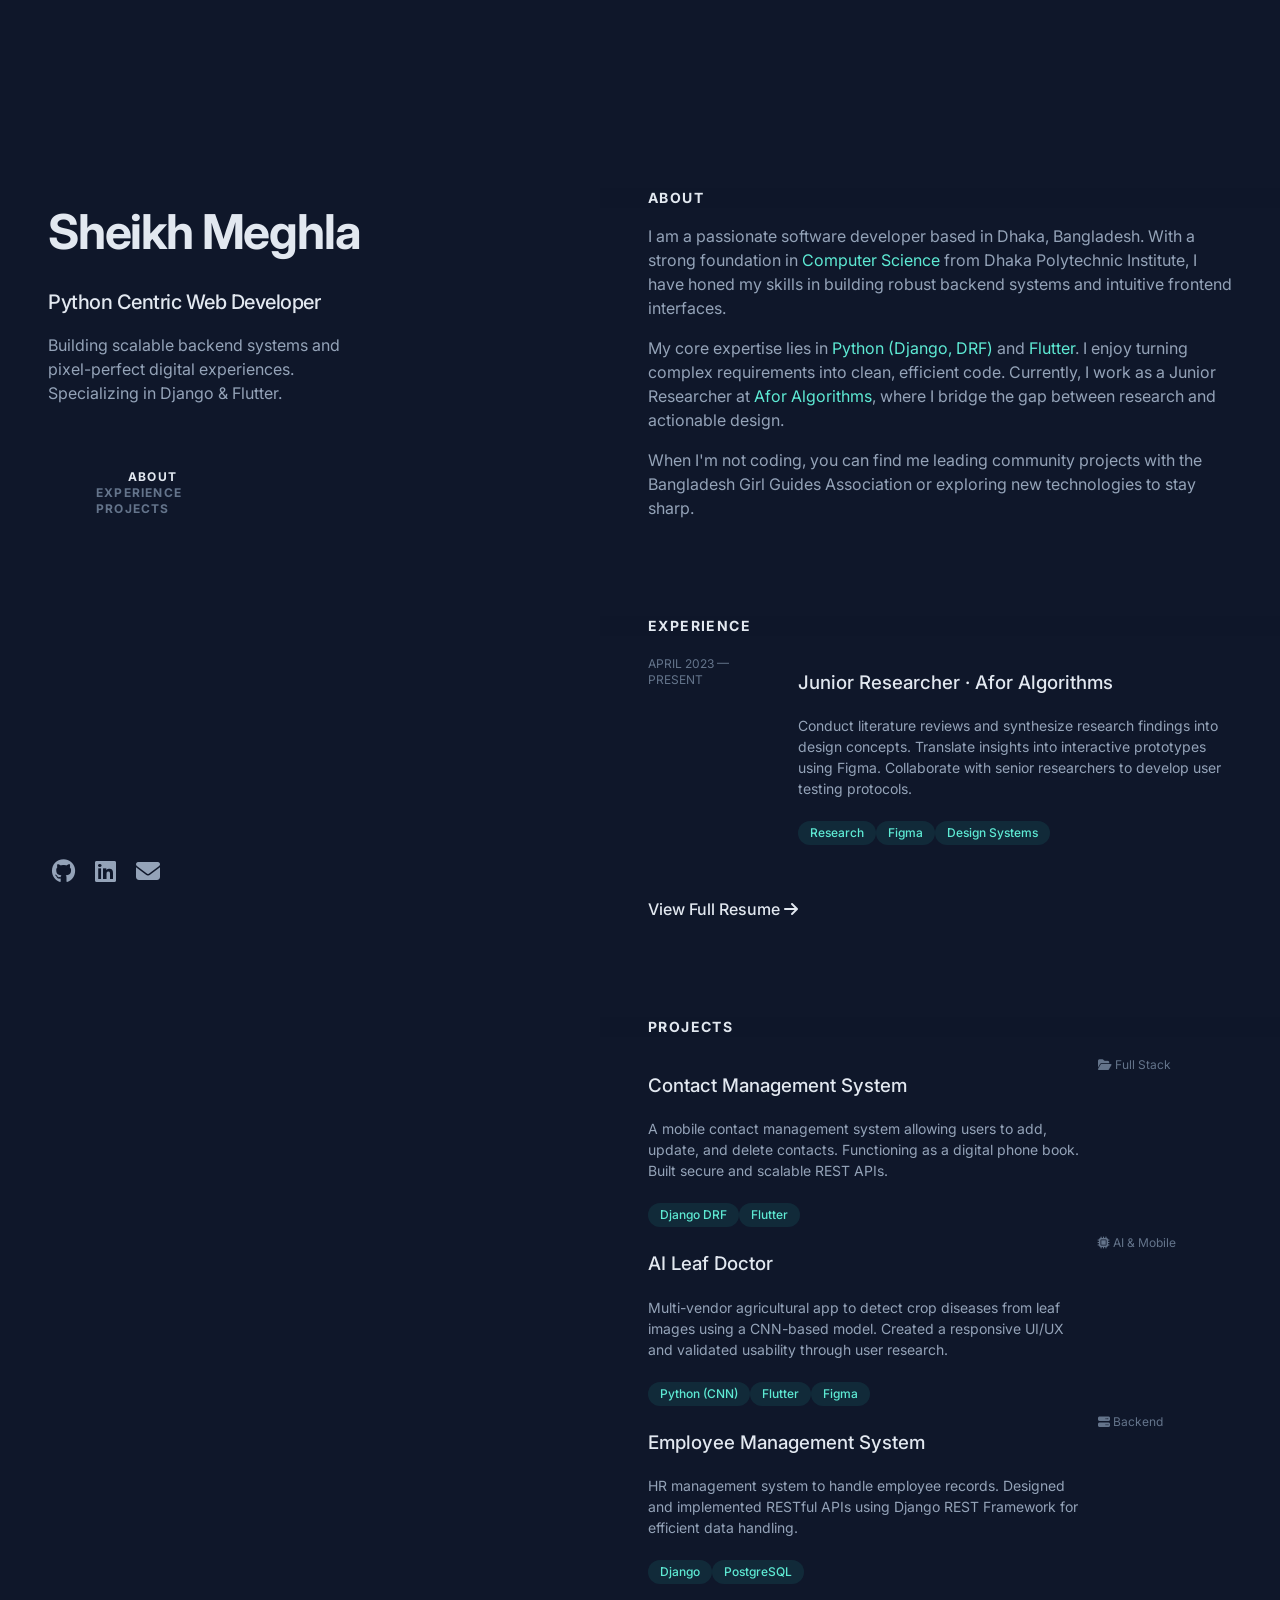
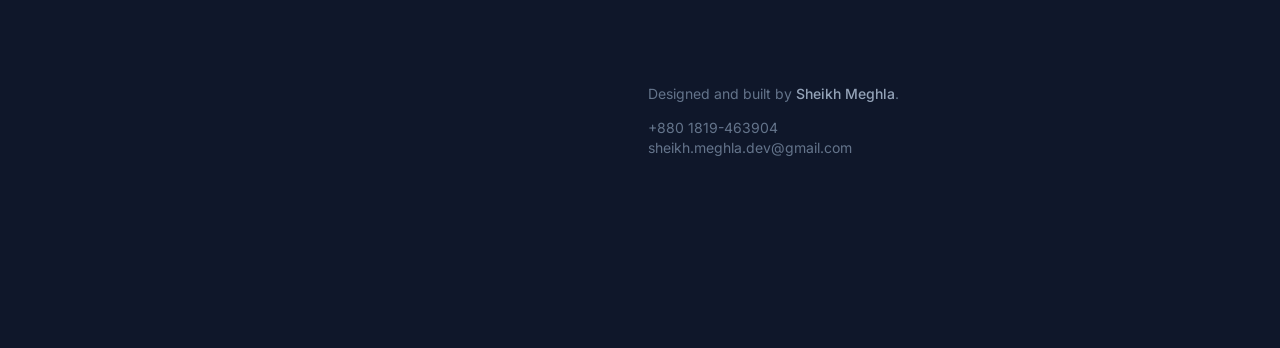
<file: index.html>
<!DOCTYPE html>
<html lang="en">

<head>
    <meta charset="UTF-8">
    <meta name="viewport" content="width=device-width, initial-scale=1.0">
    <title>Sheikh Meghla | Python Developer</title>
    <meta name="description"
        content="Portfolio of Sheikh Meghla, a backend-focused developer specializing in Python, Django, and Flutter.">

    <!-- Fonts -->
    <link rel="preconnect" href="https://fonts.googleapis.com">
    <link rel="preconnect" href="https://fonts.gstatic.com" crossorigin>
    <link href="https://fonts.googleapis.com/css2?family=Inter:wght@300;400;500;600;700&display=swap" rel="stylesheet">

    <!-- Icons -->
    <link rel="stylesheet" href="https://cdnjs.cloudflare.com/ajax/libs/font-awesome/6.4.0/css/all.min.css">

    <link rel="stylesheet" href="styles.css">
</head>

<body>
    <div class="pointer-events-none fixed inset-0 z-30 transition duration-300 lg:absolute" id="spotlight"></div>

    <!-- Mobile Header -->
    <div
        class="lg:hidden sticky top-0 z-40 w-full bg-slate-900/90 backdrop-blur px-6 py-4 flex justify-between items-center border-b border-slate-800">
        <a href="/" class="text-slate-200 font-bold text-lg">Sheikh Meghla</a>
        <button id="mobile-menu-btn" class="text-slate-200 focus:outline-none" aria-label="Toggle Menu">
            <i class="fa-solid fa-bars fa-lg"></i>
        </button>
    </div>

    <!-- Mobile Menu Overlay -->
    <div id="mobile-menu"
        class="fixed inset-0 z-50 bg-slate-900 transform translate-x-full transition-transform duration-300 lg:hidden flex flex-col items-center justify-center space-y-8">
        <button id="close-menu-btn" class="absolute top-6 right-6 text-slate-200 text-2xl focus:outline-none"
            aria-label="Close Menu">
            <i class="fa-solid fa-xmark"></i>
        </button>
        <a href="#about" class="mobile-link text-2xl font-bold text-slate-200 hover:text-teal-300">About</a>
        <a href="#experience" class="mobile-link text-2xl font-bold text-slate-200 hover:text-teal-300">Experience</a>
        <a href="#projects" class="mobile-link text-2xl font-bold text-slate-200 hover:text-teal-300">Projects</a>
    </div>

    <div class="mx-auto min-h-screen max-w-screen-xl px-6 py-12 font-sans md:px-12 md:py-20 lg:px-24 lg:py-0">
        <div class="lg:flex lg:justify-between lg:gap-4">

            <!-- Left Header Section (Fixed on Desktop) -->
            <header class="lg:sticky lg:top-0 lg:flex lg:max-h-screen lg:w-1/2 lg:flex-col lg:justify-between lg:py-24">
                <div>
                    <h1 class="text-4xl font-bold tracking-tight text-slate-200 sm:text-5xl">
                        <a href="/">Sheikh Meghla</a>
                    </h1>
                    <h2 class="mt-3 text-lg font-medium tracking-tight text-slate-200 sm:text-xl">
                        Python Centric Web Developer
                    </h2>
                    <p class="mt-4 max-w-xs leading-normal text-slate-400">
                        Building scalable backend systems and pixel-perfect digital experiences.
                        Specializing in Django & Flutter.
                    </p>

                    <nav class="nav hidden lg:block" aria-label="In-page jump links">
                        <ul class="mt-16 w-max">
                            <li>
                                <a class="group flex items-center py-3" href="#about">
                                    <span
                                        class="nav-indicator mr-4 h-px w-8 bg-slate-600 transition-all group-hover:w-16 group-hover:bg-teal-300 motion-reduce:transition-none"></span>
                                    <span
                                        class="nav-text text-xs font-bold uppercase tracking-widest text-slate-500 group-hover:text-slate-200 group-focus-visible:text-slate-200">About</span>
                                </a>
                            </li>
                            <li>
                                <a class="group flex items-center py-3" href="#experience">
                                    <span
                                        class="nav-indicator mr-4 h-px w-8 bg-slate-600 transition-all group-hover:w-16 group-hover:bg-teal-300 motion-reduce:transition-none"></span>
                                    <span
                                        class="nav-text text-xs font-bold uppercase tracking-widest text-slate-500 group-hover:text-slate-200 group-focus-visible:text-slate-200">Experience</span>
                                </a>
                            </li>
                            <li>
                                <a class="group flex items-center py-3" href="#projects">
                                    <span
                                        class="nav-indicator mr-4 h-px w-8 bg-slate-600 transition-all group-hover:w-16 group-hover:bg-teal-300 motion-reduce:transition-none"></span>
                                    <span
                                        class="nav-text text-xs font-bold uppercase tracking-widest text-slate-500 group-hover:text-slate-200 group-focus-visible:text-slate-200">Projects</span>
                                </a>
                            </li>
                        </ul>
                    </nav>
                </div>

                <ul class="ml-1 mt-8 flex items-center" aria-label="Social media">
                    <li class="mr-5 text-xs">
                        <a class="block hover:text-slate-200" href="https://github.com/sheikh-meghla" target="_blank"
                            rel="noreferrer noopener" aria-label="GitHub">
                            <i class="fa-brands fa-github fa-2x"></i>
                        </a>
                    </li>
                    <li class="mr-5 text-xs">
                        <a class="block hover:text-slate-200" href="https://linkedin.com" target="_blank"
                            rel="noreferrer noopener" aria-label="LinkedIn">
                            <i class="fa-brands fa-linkedin fa-2x"></i>
                        </a>
                    </li>
                    <li class="mr-5 text-xs">
                        <a class="block hover:text-slate-200" href="mailto:sheikh.meghla.dev@gmail.com" target="_blank"
                            rel="noreferrer noopener" aria-label="Email">
                            <i class="fa-solid fa-envelope fa-2x"></i>
                        </a>
                    </li>
                </ul>
            </header>

            <!-- Right Content Section (Scrollable) -->
            <main id="content" class="pt-24 lg:w-1/2 lg:py-24">

                <!-- About Section -->
                <section id="about" class="mb-16 scroll-mt-16 md:mb-24 lg:mb-36 lg:scroll-mt-24" aria-label="About me">
                    <div
                        class="sticky top-0 z-20 -mx-6 mb-4 w-screen bg-slate-900/75 px-6 py-5 backdrop-blur md:-mx-12 md:px-12 lg:sr-only lg:relative lg:top-auto lg:mx-auto lg:w-full lg:px-0 lg:py-0 lg:opacity-0">
                        <h2 class="text-sm font-bold uppercase tracking-widest text-slate-200 lg:sr-only">About</h2>
                    </div>
                    <div>
                        <p class="mb-4 text-slate-400">
                            I am a passionate software developer based in Dhaka, Bangladesh. With a strong foundation in
                            <span class="text-teal-300">Computer Science</span> from Dhaka Polytechnic Institute, I have
                            honed my skills in building robust backend systems and intuitive frontend interfaces.
                        </p>
                        <p class="mb-4 text-slate-400">
                            My core expertise lies in <span class="text-teal-300">Python (Django, DRF)</span> and <span
                                class="text-teal-300">Flutter</span>. I enjoy turning complex requirements into clean,
                            efficient code. Currently, I work as a Junior Researcher at <span class="text-teal-300">Afor
                                Algorithms</span>, where I bridge the gap between research and actionable design.
                        </p>
                        <p class="mb-4 text-slate-400">
                            When I'm not coding, you can find me leading community projects with the Bangladesh Girl
                            Guides Association or exploring new technologies to stay sharp.
                        </p>
                    </div>
                </section>

                <!-- Experience Section -->
                <section id="experience" class="mb-16 scroll-mt-16 md:mb-24 lg:mb-36 lg:scroll-mt-24"
                    aria-label="Work experience">
                    <div
                        class="sticky top-0 z-20 -mx-6 mb-4 w-screen bg-slate-900/75 px-6 py-5 backdrop-blur md:-mx-12 md:px-12 lg:sr-only lg:relative lg:top-auto lg:mx-auto lg:w-full lg:px-0 lg:py-0 lg:opacity-0">
                        <h2 class="text-sm font-bold uppercase tracking-widest text-slate-200 lg:sr-only">Experience
                        </h2>
                    </div>
                    <ol class="group/list">
                        <li class="mb-12">
                            <div
                                class="group relative grid pb-1 transition-all sm:grid-cols-8 sm:gap-8 md:gap-4 lg:hover:!opacity-100 lg:group-hover/list:opacity-50">
                                <div
                                    class="absolute -inset-x-4 -inset-y-4 z-0 hidden rounded-md transition motion-reduce:transition-none lg:-inset-x-6 lg:block lg:group-hover:bg-slate-800/50 lg:group-hover:shadow-[inset_0_1px_0_0_rgba(148,163,184,0.1)] lg:group-hover:drop-shadow-lg">
                                </div>
                                <header
                                    class="z-10 mb-2 mt-1 text-xs font-semibold uppercase tracking-wide text-slate-500 sm:col-span-2"
                                    aria-label="2024 to Present">April 2023 — Present</header>
                                <div class="z-10 sm:col-span-6">
                                    <h3 class="font-medium leading-snug text-slate-200">
                                        <div>
                                            <a class="inline-flex items-baseline font-medium leading-tight text-slate-200 hover:text-teal-300 focus-visible:text-teal-300 group/link text-base"
                                                href="#" target="_blank" rel="noreferrer noopener"
                                                aria-label="Junior Researcher at Afor Algorithms">
                                                <span
                                                    class="absolute -inset-x-4 -inset-y-2.5 hidden rounded md:-inset-x-6 md:-inset-y-4 lg:block"></span>
                                                <span>Junior Researcher · <span class="inline-block">Afor
                                                        Algorithms</span></span>
                                            </a>
                                        </div>
                                    </h3>
                                    <p class="mt-2 text-sm leading-normal text-slate-400">
                                        Conduct literature reviews and synthesize research findings into design
                                        concepts. Translate insights into interactive prototypes using Figma.
                                        Collaborate with senior researchers to develop user testing protocols.
                                    </p>
                                    <ul class="mt-2 flex flex-wrap" aria-label="Technologies used">
                                        <li class="mr-1.5 mt-2">
                                            <div
                                                class="flex items-center rounded-full bg-teal-400/10 px-3 py-1 text-xs font-medium leading-5 text-teal-300">
                                                Research</div>
                                        </li>
                                        <li class="mr-1.5 mt-2">
                                            <div
                                                class="flex items-center rounded-full bg-teal-400/10 px-3 py-1 text-xs font-medium leading-5 text-teal-300">
                                                Figma</div>
                                        </li>
                                        <li class="mr-1.5 mt-2">
                                            <div
                                                class="flex items-center rounded-full bg-teal-400/10 px-3 py-1 text-xs font-medium leading-5 text-teal-300">
                                                Design Systems</div>
                                        </li>
                                    </ul>
                                </div>
                            </div>
                        </li>
                    </ol>
                    <div class="mt-12">
                        <a class="inline-flex items-center font-medium leading-tight text-slate-200 font-semibold text-slate-200 group"
                            aria-label="View Full Resume" href="#">
                            <span>View Full Resume</span>
                            <i class="fa-solid fa-arrow-right ml-1 transition-transform group-hover:translate-x-2"></i>
                        </a>
                    </div>
                </section>

                <!-- Projects Section -->
                <section id="projects" class="mb-16 scroll-mt-16 md:mb-24 lg:mb-36 lg:scroll-mt-24"
                    aria-label="Selected projects">
                    <div
                        class="sticky top-0 z-20 -mx-6 mb-4 w-screen bg-slate-900/75 px-6 py-5 backdrop-blur md:-mx-12 md:px-12 lg:sr-only lg:relative lg:top-auto lg:mx-auto lg:w-full lg:px-0 lg:py-0 lg:opacity-0">
                        <h2 class="text-sm font-bold uppercase tracking-widest text-slate-200 lg:sr-only">Projects</h2>
                    </div>
                    <ul class="group/list">

                        <!-- Project 1 -->
                        <li class="mb-12">
                            <div
                                class="group relative grid gap-4 pb-1 transition-all sm:grid-cols-8 sm:gap-8 md:gap-4 lg:hover:!opacity-100 lg:group-hover/list:opacity-50">
                                <div
                                    class="absolute -inset-x-4 -inset-y-4 z-0 hidden rounded-md transition motion-reduce:transition-none lg:-inset-x-6 lg:block lg:group-hover:bg-slate-800/50 lg:group-hover:shadow-[inset_0_1px_0_0_rgba(148,163,184,0.1)] lg:group-hover:drop-shadow-lg">
                                </div>
                                <div class="z-10 sm:order-2 sm:col-span-6">
                                    <h3>
                                        <a class="inline-flex items-baseline font-medium leading-tight text-slate-200 hover:text-teal-300 focus-visible:text-teal-300 group/link text-base"
                                            href="#" target="_blank" rel="noreferrer noopener">
                                            <span
                                                class="absolute -inset-x-4 -inset-y-2.5 hidden rounded md:-inset-x-6 md:-inset-y-4 lg:block"></span>
                                            <span class="inline-block">Contact Management System</span>
                                        </a>
                                    </h3>
                                    <p class="mt-2 text-sm leading-normal text-slate-400">
                                        A mobile contact management system allowing users to add, update, and delete
                                        contacts. Functioning as a digital phone book. Built secure and scalable REST
                                        APIs.
                                    </p>
                                    <ul class="mt-2 flex flex-wrap" aria-label="Technologies used">
                                        <li class="mr-1.5 mt-2">
                                            <div
                                                class="flex items-center rounded-full bg-teal-400/10 px-3 py-1 text-xs font-medium leading-5 text-teal-300">
                                                Django DRF</div>
                                        </li>
                                        <li class="mr-1.5 mt-2">
                                            <div
                                                class="flex items-center rounded-full bg-teal-400/10 px-3 py-1 text-xs font-medium leading-5 text-teal-300">
                                                Flutter</div>
                                        </li>
                                    </ul>
                                </div>
                                <div class="z-10 sm:order-1 sm:col-span-2">
                                    <div class="text-xs text-slate-500 mt-1">
                                        <i class="fa-solid fa-folder-open"></i> Full Stack
                                    </div>
                                </div>
                            </div>
                        </li>

                        <!-- Project 2 -->
                        <li class="mb-12">
                            <div
                                class="group relative grid gap-4 pb-1 transition-all sm:grid-cols-8 sm:gap-8 md:gap-4 lg:hover:!opacity-100 lg:group-hover/list:opacity-50">
                                <div
                                    class="absolute -inset-x-4 -inset-y-4 z-0 hidden rounded-md transition motion-reduce:transition-none lg:-inset-x-6 lg:block lg:group-hover:bg-slate-800/50 lg:group-hover:shadow-[inset_0_1px_0_0_rgba(148,163,184,0.1)] lg:group-hover:drop-shadow-lg">
                                </div>
                                <div class="z-10 sm:order-2 sm:col-span-6">
                                    <h3>
                                        <a class="inline-flex items-baseline font-medium leading-tight text-slate-200 hover:text-teal-300 focus-visible:text-teal-300 group/link text-base"
                                            href="#" target="_blank" rel="noreferrer noopener">
                                            <span
                                                class="absolute -inset-x-4 -inset-y-2.5 hidden rounded md:-inset-x-6 md:-inset-y-4 lg:block"></span>
                                            <span class="inline-block">AI Leaf Doctor</span>
                                        </a>
                                    </h3>
                                    <p class="mt-2 text-sm leading-normal text-slate-400">
                                        Multi-vendor agricultural app to detect crop diseases from leaf images using a
                                        CNN-based model. Created a responsive UI/UX and validated usability through user
                                        research.
                                    </p>
                                    <ul class="mt-2 flex flex-wrap" aria-label="Technologies used">
                                        <li class="mr-1.5 mt-2">
                                            <div
                                                class="flex items-center rounded-full bg-teal-400/10 px-3 py-1 text-xs font-medium leading-5 text-teal-300">
                                                Python (CNN)</div>
                                        </li>
                                        <li class="mr-1.5 mt-2">
                                            <div
                                                class="flex items-center rounded-full bg-teal-400/10 px-3 py-1 text-xs font-medium leading-5 text-teal-300">
                                                Flutter</div>
                                        </li>
                                        <li class="mr-1.5 mt-2">
                                            <div
                                                class="flex items-center rounded-full bg-teal-400/10 px-3 py-1 text-xs font-medium leading-5 text-teal-300">
                                                Figma</div>
                                        </li>
                                    </ul>
                                </div>
                                <div class="z-10 sm:order-1 sm:col-span-2">
                                    <div class="text-xs text-slate-500 mt-1">
                                        <i class="fa-solid fa-microchip"></i> AI & Mobile
                                    </div>
                                </div>
                            </div>
                        </li>

                        <!-- Project 3 -->
                        <li class="mb-12">
                            <div
                                class="group relative grid gap-4 pb-1 transition-all sm:grid-cols-8 sm:gap-8 md:gap-4 lg:hover:!opacity-100 lg:group-hover/list:opacity-50">
                                <div
                                    class="absolute -inset-x-4 -inset-y-4 z-0 hidden rounded-md transition motion-reduce:transition-none lg:-inset-x-6 lg:block lg:group-hover:bg-slate-800/50 lg:group-hover:shadow-[inset_0_1px_0_0_rgba(148,163,184,0.1)] lg:group-hover:drop-shadow-lg">
                                </div>
                                <div class="z-10 sm:order-2 sm:col-span-6">
                                    <h3>
                                        <a class="inline-flex items-baseline font-medium leading-tight text-slate-200 hover:text-teal-300 focus-visible:text-teal-300 group/link text-base"
                                            href="#" target="_blank" rel="noreferrer noopener">
                                            <span
                                                class="absolute -inset-x-4 -inset-y-2.5 hidden rounded md:-inset-x-6 md:-inset-y-4 lg:block"></span>
                                            <span class="inline-block">Employee Management System</span>
                                        </a>
                                    </h3>
                                    <p class="mt-2 text-sm leading-normal text-slate-400">
                                        HR management system to handle employee records. Designed and implemented
                                        RESTful APIs using Django REST Framework for efficient data handling.
                                    </p>
                                    <ul class="mt-2 flex flex-wrap" aria-label="Technologies used">
                                        <li class="mr-1.5 mt-2">
                                            <div
                                                class="flex items-center rounded-full bg-teal-400/10 px-3 py-1 text-xs font-medium leading-5 text-teal-300">
                                                Django</div>
                                        </li>
                                        <li class="mr-1.5 mt-2">
                                            <div
                                                class="flex items-center rounded-full bg-teal-400/10 px-3 py-1 text-xs font-medium leading-5 text-teal-300">
                                                PostgreSQL</div>
                                        </li>
                                    </ul>
                                </div>
                                <div class="z-10 sm:order-1 sm:col-span-2">
                                    <div class="text-xs text-slate-500 mt-1">
                                        <i class="fa-solid fa-server"></i> Backend
                                    </div>
                                </div>
                            </div>
                        </li>

                    </ul>
                </section>

                <footer class="max-w-md pb-16 text-sm text-slate-500 sm:pb-0">
                    <p>Designed and built by <span class="font-medium text-slate-400">Sheikh Meghla</span>.</p>
                    <p class="mt-2">
                        +880 1819-463904<br>
                        sheikh.meghla.dev@gmail.com
                    </p>
                </footer>

            </main>
        </div>
    </div>

    <script src="script.js"></script>
</body>

</html>
</file>
<file: styles.css>
@import url('https://fonts.googleapis.com/css2?family=Inter:wght@400;500;600;700&display=swap');

/* Tailwind-like utility classes implementation since we are using vanilla CSS */
:root {
    --slate-900: #0f172a;
    --slate-800: #1e293b;
    --slate-500: #64748b;
    --slate-400: #94a3b8;
    --slate-200: #e2e8f0;
    --teal-300: #5eead4;
    --teal-400-10: rgba(94, 234, 212, 0.1);
}

*,
::before,
::after {
    box-sizing: border-box;
}

body {
    margin: 0;
    line-height: 1.5;
    font-family: 'Inter', sans-serif;
    background-color: var(--slate-900);
    color: var(--slate-400);
    selection-background-color: var(--teal-300);
    selection-color: var(--teal-900);
}

::selection {
    background: var(--teal-300);
    color: var(--slate-900);
}

a {
    text-decoration: none;
    color: inherit;
}

ul,
ol {
    list-style: none;
    margin: 0;
    padding: 0;
}

button {
    background: transparent;
    border: none;
    cursor: pointer;
    font-family: inherit;
}

/* Layout Utilities (mimicking Tailwind classes used in HTML) */
.min-h-screen {
    min-height: 100vh;
}

.mx-auto {
    margin-left: auto;
    margin-right: auto;
}

.max-w-screen-xl {
    max-width: 1280px;
}

.px-6 {
    padding-left: 1.5rem;
    padding-right: 1.5rem;
}

.py-12 {
    padding-top: 3rem;
    padding-bottom: 3rem;
}

.mb-16 {
    margin-bottom: 4rem;
}

.mb-4 {
    margin-bottom: 1rem;
}

.mt-4 {
    margin-top: 1rem;
}

.mr-4 {
    margin-right: 1rem;
}

.mr-5 {
    margin-right: 1.25rem;
}

/* Flexbox */
.flex {
    display: flex;
}

.flex-col {
    flex-direction: column;
}

.justify-between {
    justify-content: space-between;
}

.items-center {
    align-items: center;
}

.items-baseline {
    align-items: baseline;
}

.flex-wrap {
    flex-wrap: wrap;
}

/* Grid */
.grid {
    display: grid;
}

.gap-4 {
    gap: 1rem;
}

/* Typography */
.text-4xl {
    font-size: 2.25rem;
    line-height: 2.5rem;
}

.font-bold {
    font-weight: 700;
}

.font-medium {
    font-weight: 500;
}

.text-lg {
    font-size: 1.125rem;
    line-height: 1.75rem;
}

.text-sm {
    font-size: 0.875rem;
    line-height: 1.25rem;
}

.text-xs {
    font-size: 0.75rem;
    line-height: 1rem;
}

.uppercase {
    text-transform: uppercase;
}

.tracking-tight {
    letter-spacing: -0.025em;
}

.tracking-widest {
    letter-spacing: 0.1em;
}

.leading-normal {
    line-height: 1.5;
}

.leading-snug {
    line-height: 1.375;
}

/* Colors */
.text-slate-200 {
    color: var(--slate-200);
}

.text-slate-400 {
    color: var(--slate-400);
}

.text-slate-500 {
    color: var(--slate-500);
}

.text-teal-300 {
    color: var(--teal-300);
}

.bg-slate-900 {
    background-color: var(--slate-900);
}

/* Interactive Elements */
.group:hover .group-hover\:text-slate-200 {
    color: var(--slate-200);
}

.group:hover .group-hover\:w-16 {
    width: 4rem;
}

.group:hover .group-hover\:bg-teal-300 {
    background-color: var(--teal-300);
}

.hover\:text-teal-300:hover {
    color: var(--teal-300);
}

.hover\:text-slate-200:hover {
    color: var(--slate-200);
}

.nav-indicator {
    display: inline-block;
    vertical-align: middle;
}

.sticky {
    position: sticky;
}

.top-0 {
    top: 0;
}

.fixed {
    position: fixed;
}

.inset-0 {
    top: 0;
    right: 0;
    bottom: 0;
    left: 0;
}

.z-30 {
    z-index: 30;
}

/* Spotlight Effect */
#spotlight {
    background: radial-gradient(600px at var(--x) var(--y), rgba(29, 78, 216, 0.15), transparent 80%);
    pointer-events: none;
    /* Let clicks pass through */
}

/* Specific Card Styling (mimicking the group hover logic) */
.group.relative {
    position: relative;
}

/* Desktop Styles */
@media (min-width: 1024px) {
    .lg\:flex {
        display: flex;
    }

    .lg\:flex-col {
        flex-direction: column;
    }

    .lg\:justify-between {
        justify-content: space-between;
    }

    .lg\:gap-4 {
        gap: 1rem;
    }

    .lg\:sticky {
        position: sticky;
    }

    .lg\:top-0 {
        top: 0;
    }

    .lg\:max-h-screen {
        max-height: 100vh;
    }

    .lg\:w-1\/2 {
        width: 50%;
    }

    .lg\:py-24 {
        padding-top: 6rem;
        padding-bottom: 6rem;
    }

    .lg\:px-24 {
        padding-left: 6rem;
        padding-right: 6rem;
    }

    .lg\:block {
        display: block;
    }

    .lg\:hidden {
        display: none;
    }

    .hidden {
        display: none;
    }

    /* Hover effects for project list */
    .lg\:group-hover\/list\:opacity-50:hover>li:not(:hover) {
        opacity: 0.5;
        transition: opacity 0.3s;
    }

    .lg\:hover\:opacity-100:hover {
        opacity: 1 !important;
    }

    /* Card background reveal on hover */
    .lg\:group-hover\:bg-slate-800\/50 {
        background-color: rgba(30, 41, 59, 0.5);
    }

    .lg\:group-hover\:drop-shadow-lg {
        filter: drop-shadow(0 10px 8px rgb(0 0 0 / 0.04)) drop-shadow(0 4px 3px rgb(0 0 0 / 0.1));
    }

    .lg\:block {
        display: block !important;
    }

    .absolute.-inset-x-6 {
        left: -1.5rem;
        right: -1.5rem;
        top: -1.5rem;
        bottom: -1.5rem;
    }
}

/* Badge Styles */
.rounded-full {
    border-radius: 9999px;
}

.bg-teal-400\/10 {
    background-color: rgba(45, 212, 191, 0.1);
}

.px-3 {
    padding-left: 0.75rem;
    padding-right: 0.75rem;
}

.py-1 {
    padding-top: 0.25rem;
    padding-bottom: 0.25rem;
}

/* Transitions */
.transition {
    transition-property: color, background-color, border-color, text-decoration-color, fill, stroke, opacity, box-shadow, transform, filter, backdrop-filter;
    transition-timing-function: cubic-bezier(0.4, 0, 0.2, 1);
    transition-duration: 150ms;
}

.duration-300 {
    transition-duration: 300ms;
}

.nav-text {
    transition: color 0.3s;
}

/* Mobile Adjustments */
@media (max-width: 1023px) {
    .hidden.lg\:block {
        display: none;
    }
}

/* Mobile Menu Utilities */
.translate-x-full {
    transform: translateX(100%);
}

.overflow-hidden {
    overflow: hidden;
}

.space-y-8>*+* {
    margin-top: 2rem;
}

.border-b {
    border-bottom-width: 1px;
}

.border-slate-800 {
    border-color: var(--slate-800);
}

.focus\:outline-none:focus {
    outline: 2px solid transparent;
    outline-offset: 2px;
}

.bg-slate-900\/90 {
    background-color: rgba(15, 23, 42, 0.9);
}

/* Missing Utilities Patch */
.mt-1 {
    margin-top: 0.25rem;
}

.mt-2 {
    margin-top: 0.5rem;
}

.mt-3 {
    margin-top: 0.75rem;
}

.mt-8 {
    margin-top: 2rem;
}

.mt-12 {
    margin-top: 3rem;
}

.mt-16 {
    margin-top: 4rem;
}

.ml-1 {
    margin-left: 0.25rem;
}

.w-max {
    width: max-content;
}

.h-px {
    height: 1px;
}

.w-8 {
    width: 2rem;
}

.w-16 {
    width: 4rem;
}

.max-w-xs {
    max-width: 20rem;
}

.max-w-md {
    max-width: 28rem;
}

.z-20 {
    z-index: 20;
}

.backdrop-blur {
    backdrop-filter: blur(8px);
    -webkit-backdrop-filter: blur(8px);
}

.bg-slate-900\/75 {
    background-color: rgba(15, 23, 42, 0.75);
}

.sr-only {
    position: absolute;
    width: 1px;
    height: 1px;
    padding: 0;
    margin: -1px;
    overflow: hidden;
    clip: rect(0, 0, 0, 0);
    white-space: nowrap;
    border-width: 0;
}

.relative {
    position: relative;
}

.absolute {
    position: absolute;
}

.inset-x-0 {
    left: 0;
    right: 0;
}

.inset-y-0 {
    top: 0;
    bottom: 0;
}

.-mx-6 {
    margin-left: -1.5rem;
    margin-right: -1.5rem;
}

.-mx-12 {
    margin-left: -3rem;
    margin-right: -3rem;
}

.pb-1 {
    padding-bottom: 0.25rem;
}

.pb-5 {
    padding-bottom: 1.25rem;
}

.pb-16 {
    padding-bottom: 4rem;
}

.pt-24 {
    padding-top: 6rem;
}

.rounded {
    border-radius: 0.25rem;
}

.rounded-md {
    border-radius: 0.375rem;
}

.shadow-lg {
    box-shadow: 0 10px 15px -3px rgba(0, 0, 0, 0.1), 0 4px 6px -2px rgba(0, 0, 0, 0.05);
}

.opacity-0 {
    opacity: 0;
}

.inline-block {
    display: inline-block;
}

.inline-flex {
    display: inline-flex;
}

.scroll-mt-16 {
    scroll-margin-top: 4rem;
}

.lg\:scroll-mt-24 {
    scroll-margin-top: 6rem;
}

@media (min-width: 640px) {
    .sm\:col-span-2 {
        grid-column: span 2 / span 2;
    }

    .sm\:col-span-6 {
        grid-column: span 6 / span 6;
    }

    .sm\:grid-cols-8 {
        grid-template-columns: repeat(8, minmax(0, 1fr));
    }

    .sm\:pb-0 {
        padding-bottom: 0px;
    }

    .sm\:text-5xl {
        font-size: 3rem;
        line-height: 1;
    }

    .sm\:text-xl {
        font-size: 1.25rem;
        line-height: 1.75rem;
    }
}

@media (min-width: 768px) {
    .md\:gap-4 {
        gap: 1rem;
    }

    .md\:px-12 {
        padding-left: 3rem;
        padding-right: 3rem;
    }

    .md\:py-20 {
        padding-top: 5rem;
        padding-bottom: 5rem;
    }

    .md\:mb-24 {
        margin-bottom: 6rem;
    }

    .md\:-mx-12 {
        margin-left: -3rem;
        margin-right: -3rem;
    }

    .md\:-inset-x-6 {
        left: -1.5rem;
        right: -1.5rem;
    }

    .md\:-inset-y-4 {
        top: -1rem;
        bottom: -1rem;
    }
}
</file>
